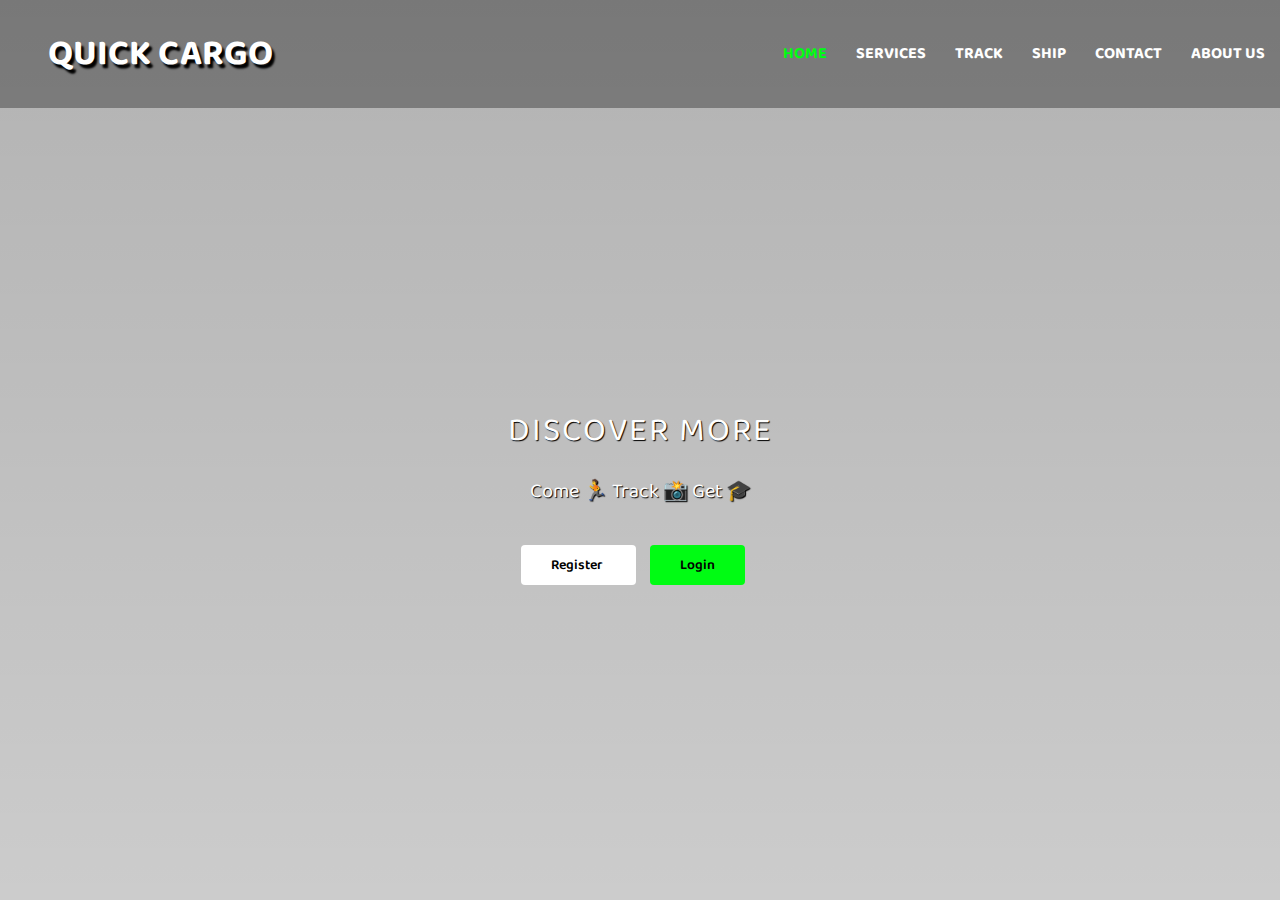
<file: Project/index.html>
<!DOCTYPE html>
<html lang="en">

<head>
  <meta charset="UTF-8">
  <meta http-equiv="X-UA-Compatible" content="IE=edge">
  <meta name="viewport" content="width=device-width, initial-scale=1.0">
  <title>Logistic</title>
  <link rel="stylesheet" href="style.css">
  <!-- Google Fonts -->
  <link rel="preconnect" href="https://fonts.googleapis.com">
  <link rel="preconnect" href="https://fonts.gstatic.com" crossorigin>
  <link href="https://fonts.googleapis.com/css2?family=Baloo+2:wght@700&display=swap" rel="stylesheet">
</head>

<body>
  <div class="container">
    <!-- Navigation Bar -->
    <nav>
      <div class="logo">
        <h1> Quick Cargo </h1>
      </div>
      <div class="menu">
        <a href="#"> Home </a>
        <a href="#"> Services </a>
        <a href="http://127.0.0.1:5500/track.html"> Track </a>
        <a href="http://127.0.0.1:5500/ship.html">Ship</a>
        <a href="http://127.0.0.1:5500/contact.html"> Contact </a>
        <a href="http://127.0.0.1:5500/about.html"> About Us </a>
      </div>
    </nav>
    <main>
      <section>
        <h3> Discover More </h3>
        <h1> <span class="nameslideshow"> </span> </h1>
        <p> Come &#127939; Track &#128248; Get &#127891;</p>
        <a href="http://127.0.0.1:5500/register.html" class="btn1"> Register </a>
        <a href="http://127.0.0.1:5500/login.html?#" class="btn2"> Login </a>
      </section>
    </main>

  </div>

 
</body>

</html>
</file>
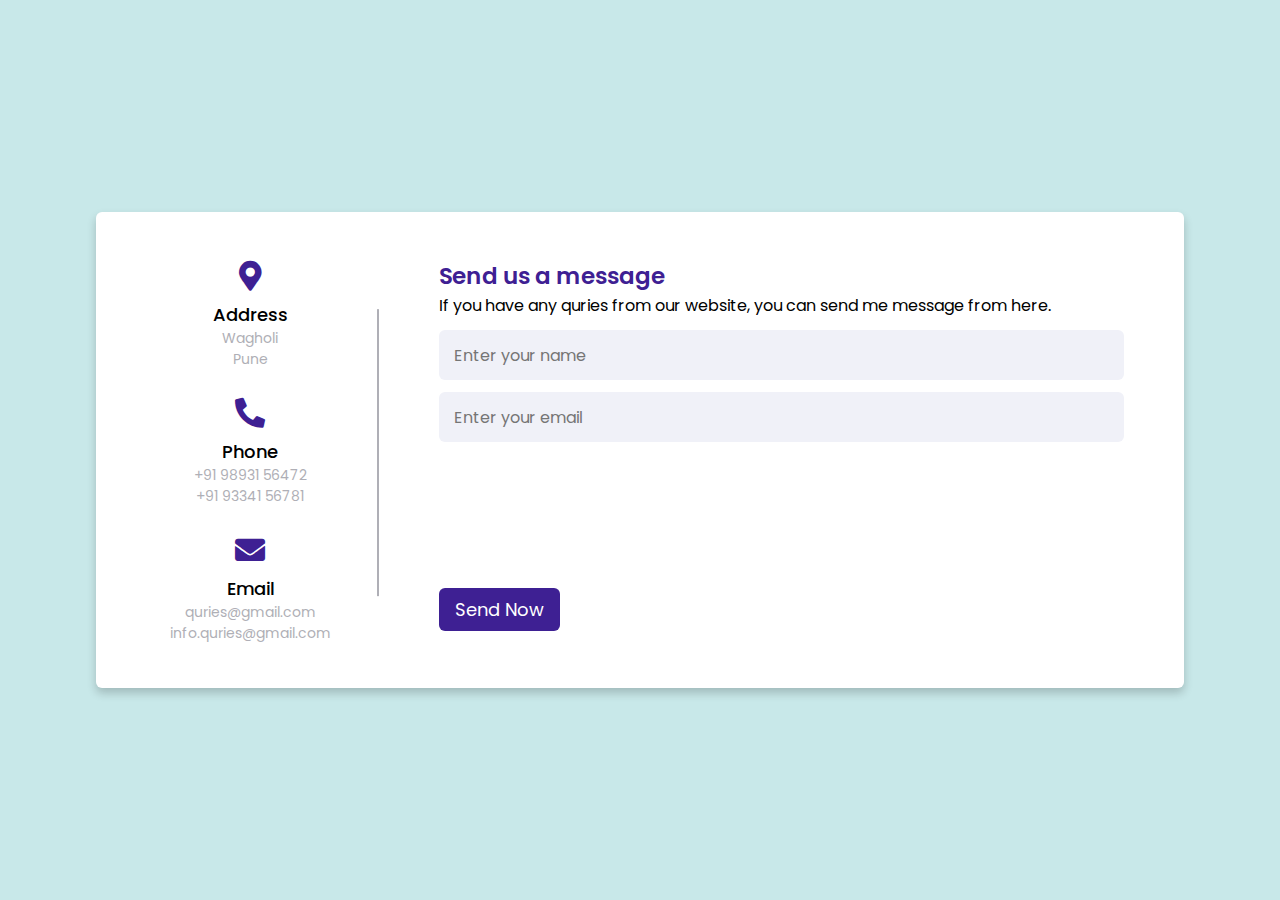
<file: Project/contact.html>
<!DOCTYPE html>
<!-- Created By CodingLab - www.codinglabweb.com -->
<html lang="en" dir="ltr">
  <head>
    <meta charset="UTF-8">
    <title>Contact Us</title>
    <link rel="stylesheet" href="contact.css">
    <!-- Fontawesome CDN Link -->
    <link rel="stylesheet" href="https://cdnjs.cloudflare.com/ajax/libs/font-awesome/5.15.2/css/all.min.css"/>
     <meta name="viewport" content="width=device-width, initial-scale=1.0">
   </head>
<body>
  <div class="container">
    <div class="content">
      <div class="left-side">
        <div class="address details">
          <i class="fas fa-map-marker-alt"></i>
          <div class="topic">Address</div>
          <div class="text-one">Wagholi</div>
          <div class="text-two">Pune</div>
        </div>
        <div class="phone details">
          <i class="fas fa-phone-alt"></i>
          <div class="topic">Phone</div>
          <div class="text-one">+91 98931 56472</div>
          <div class="text-two">+91 93341 56781</div>
        </div>
        <div class="email details">
          <i class="fas fa-envelope"></i>
          <div class="topic">Email</div>
          <div class="text-one">quries@gmail.com</div>
          <div class="text-two">info.quries@gmail.com</div>
        </div>
      </div>
      <div class="right-side">
        <div class="topic-text">Send us a message</div>
        <p>If you have any quries from our website, you can send me message from here.</p>
      <form action="#">
        <div class="input-box">
          <input type="text" placeholder="Enter your name">
        </div>
        <div class="input-box">
          <input type="text" placeholder="Enter your email">
        </div>
        <div class="input-box message-box">
          
        </div>
        <div class="button">
          <input type="button" value="Send Now" >
        </div>
      </form>
    </div>
    </div>
  </div>
</body>
</html>
</file>
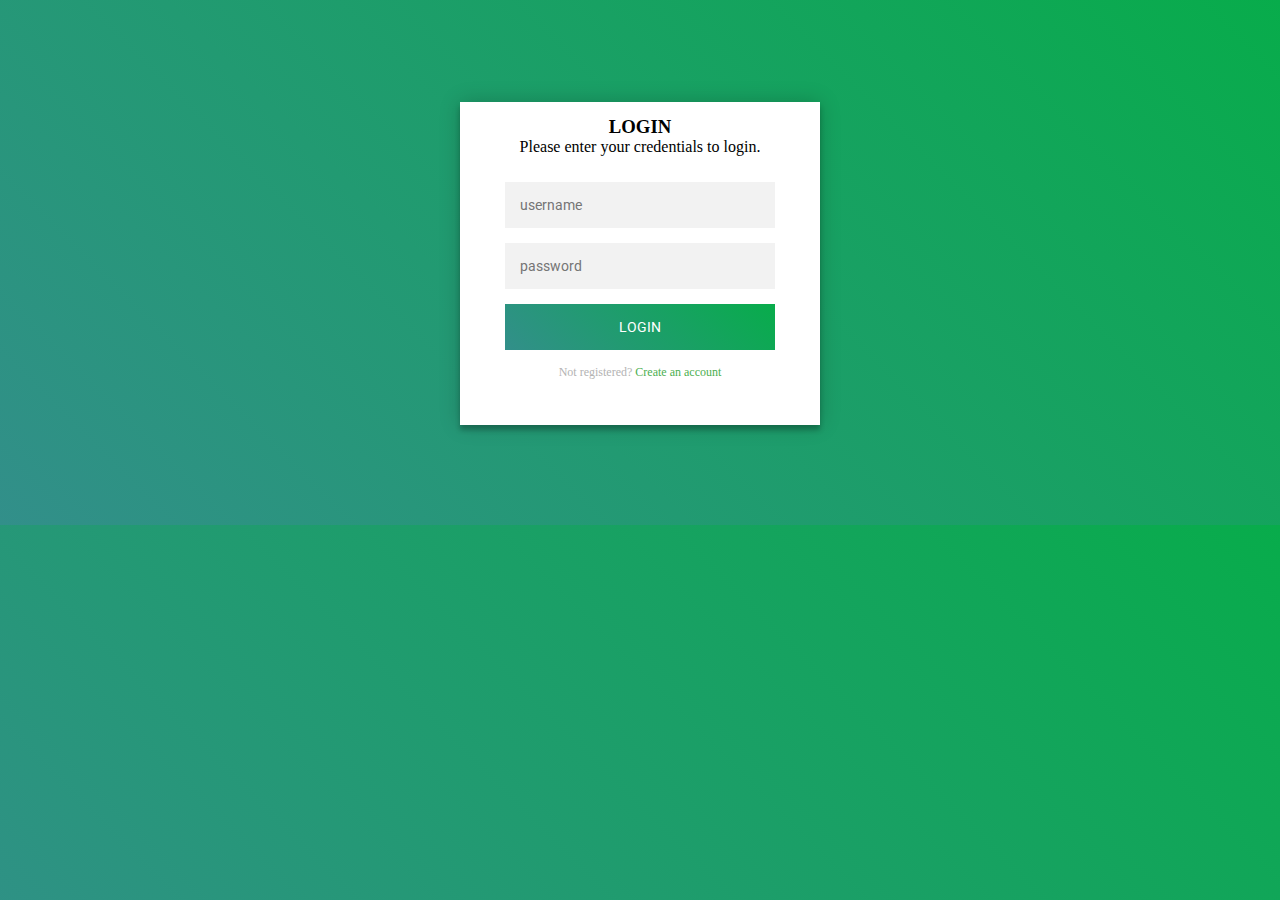
<file: Project/login.html>
<!DOCTYPE html>
<html>

<head>
  <link rel="stylesheet" href="style.css">
  <title> login</title>
  <link rel="stylesheet" href="login.css">
</head>

<body>

  
    <div class="login-page">
      <div class="form">
        <div class="login">
          <div class="login-header">
            <h3>LOGIN</h3>
            <p>Please enter your credentials to login.</p>
          </div>
        </div>
        <form class="login-form" onsubmit=""> 
          <input type="text" required placeholder="username" />
          <input type="password" required placeholder="password" />
          <button>login</button>
          <p class="message">Not registered? <a href="http://127.0.0.1:5500/register.html">Create an account</a></p>
        </form>
      </div>
    </div>
  
    <script>
      var b = document.querySelector("input");
      var a = document.querySelector("button");
      
      a.addEventListener("click",function(){
        
          alert("Successfully login");
        
      })
     
    </script>
</body>

</html>
</file>
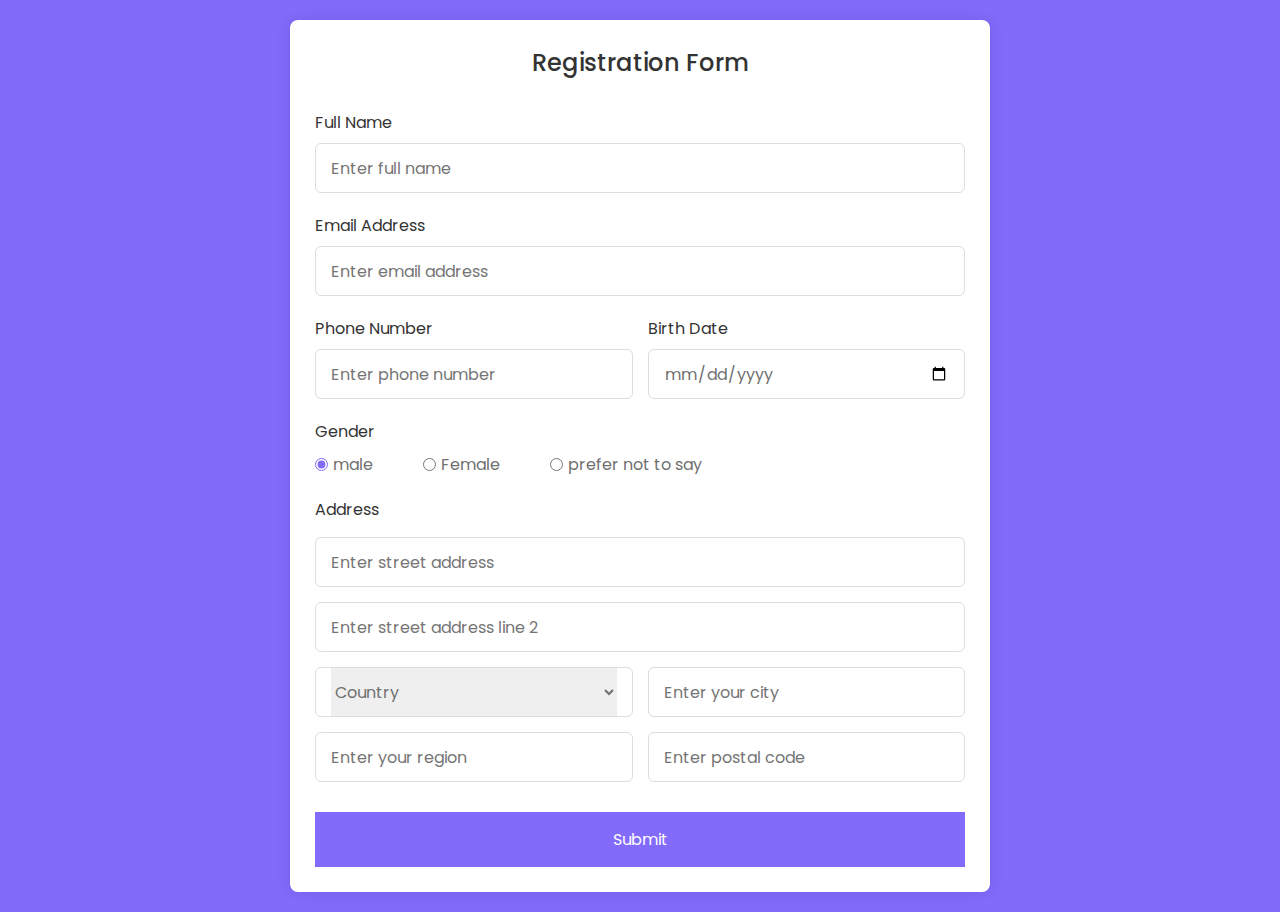
<file: Project/register.html>
<!DOCTYPE html>
<!---Coding By CodingLab | www.codinglabweb.com--->
<html lang="en">
  <head>
    <meta charset="UTF-8" />
    <meta name="viewport" content="width=device-width, initial-scale=1.0" />
    <meta http-equiv="X-UA-Compatible" content="ie=edge" />
    <title>Registration Form</title>
    <!---Custom CSS File--->
    <link rel="stylesheet" href="register.css" />
  </head>
  <body>
    <section class="container">
      <header>Registration Form</header>
      <form action="#" class="form">
        <div class="input-box">
          <label>Full Name</label>
          <input type="text" placeholder="Enter full name" required />
        </div>

        <div class="input-box">
          <label>Email Address</label>
          <input type="text" placeholder="Enter email address" required />
        </div>

        <div class="column">
          <div class="input-box">
            <label>Phone Number</label>
            <input type="number" placeholder="Enter phone number" required />
          </div>
          <div class="input-box">
            <label>Birth Date</label>
            <input type="date" placeholder="Enter birth date" required />
          </div>
        </div>
        <div class="gender-box">
          <h3>Gender</h3>
          <div class="gender-option">
            <div class="gender">
              <input type="radio" id="check-male" name="gender" checked />
              <label for="check-male">male</label>
            </div>
            <div class="gender">
              <input type="radio" id="check-female" name="gender" />
              <label for="check-female">Female</label>
            </div>
            <div class="gender">
              <input type="radio" id="check-other" name="gender" />
              <label for="check-other">prefer not to say</label>
            </div>
          </div>
        </div>
        <div class="input-box address">
          <label>Address</label>
          <input type="text" placeholder="Enter street address" required />
          <input type="text" placeholder="Enter street address line 2" required />
          <div class="column">
            <div class="select-box">
              <select>
                <option hidden>Country</option>
                <option>America</option>
                <option>Japan</option>
                <option>India</option>
                <option>Nepal</option>
              </select>
            </div>
            <input type="text" placeholder="Enter your city" required />
          </div>
          <div class="column">
            <input type="text" placeholder="Enter your region" required />
            <input type="number" placeholder="Enter postal code" required />
          </div>
        </div>
        <button>Submit</button>
      </form>
    </section>
  </body>
</html>
</file>
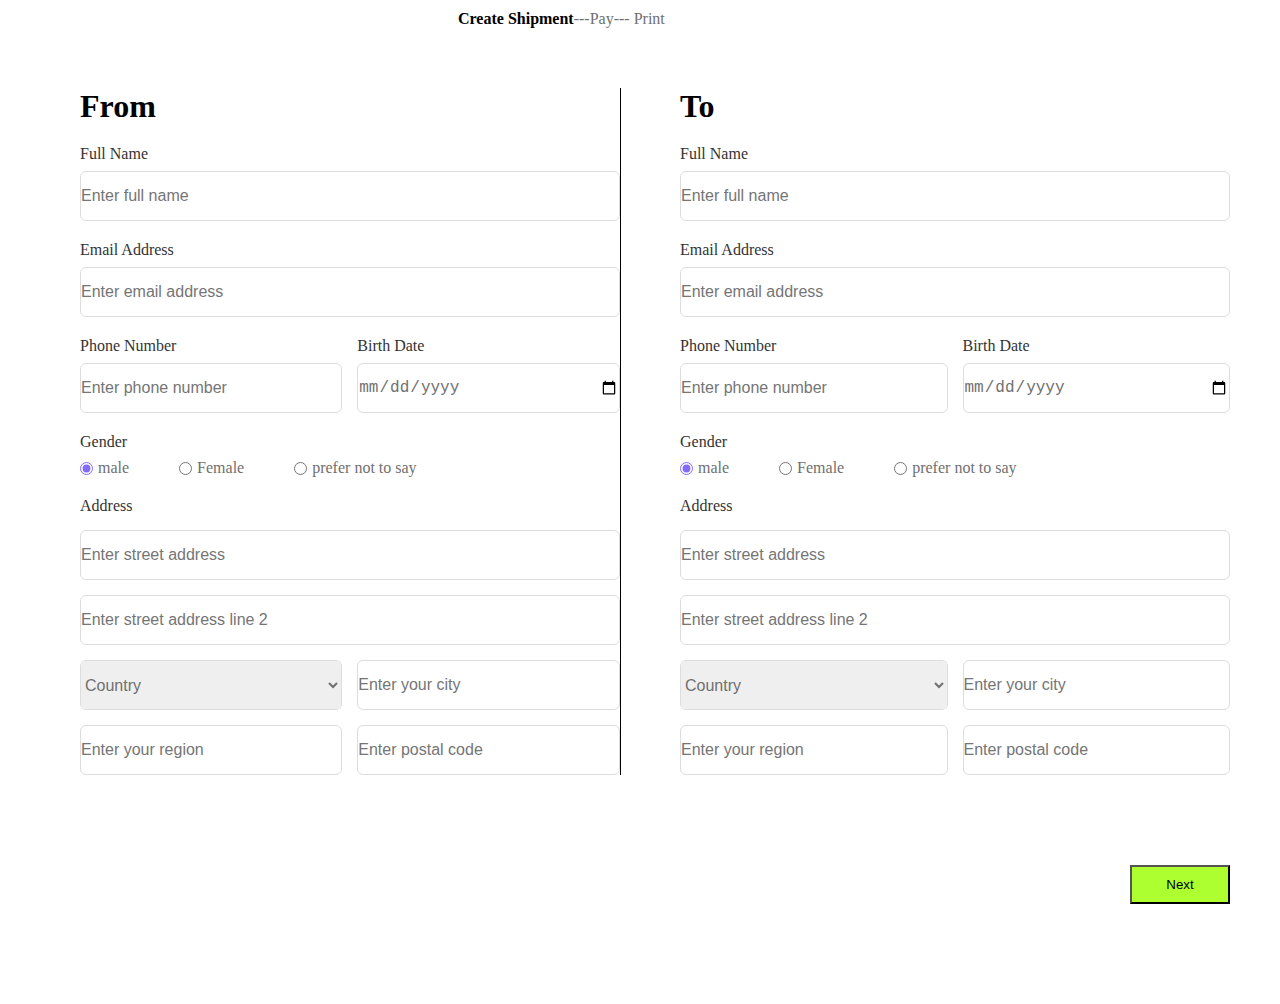
<file: Project/ship.html>
<!DOCTYPE html>
<html lang="en">
<head>
    <meta charset="UTF-8">
    <meta name="viewport" content="width=device-width, initial-scale=1.0">
    <title>Document</title>
    <style>
        *{
            margin:0;
            padding:0;
            box-sizing: border-box;
            
        }
        .ship{
            /* border: 1px solid black; */
            width:30%;
            padding:10px;
            text-align: center;
            margin: auto;
            display: flex;
            
            
        }
        p{
          color:#707070;
        }
        .formm{
            margin-top: 50px;
            
            height:100%;
            
        }
        .from{
            float:left;
            margin-left: 80px;
            border-right: 1px solid black;
        }
        .to{
            float:right;
            margin-right: 50px
           

        }

        /* Import Google font - Poppins */
@import url("https://fonts.googleapis.com/css2?family=Poppins:wght@200;300;400;500;600;700&display=swap");





.container {
  position: relative;
  /* max-width: 700px; */
  /* width: 100%; */
  background: #fff;
  padding: 10px;
  border-radius: 8px;
  box-shadow: 0 0 15px rgba(0, 0, 0, 0.1);
}

.container header {
  font-size: 1.5rem;
  color: #333;
  /* font-weight: 500; */
  text-align: center;
}

.container .form {
  margin-top: 30px;
}

.form .input-box {
  width: 100%;
  margin-top: 20px;
}

.input-box label {
  color: #333;
}

.form :where(.input-box input, .select-box) {
  position: relative;
  height: 50px;
  width: 100%;
  outline: none;
  font-size: 1rem;
  color: #707070;
  margin-top: 8px;
  border: 1px solid #ddd;
  border-radius: 6px;
  /* padding: 0 15px; */
}

.input-box input:focus {
  box-shadow: 0 1px 0 rgba(0, 0, 0, 0.1);
}

.form .column {
  display: flex;
  column-gap: 15px;
}

.form .gender-box {
  margin-top: 20px;
}

.gender-box h3 {
  color: #333;
  font-size: 1rem;
  font-weight: 400;
  margin-bottom: 8px;
}

.form :where(.gender-option, .gender) {
  display: flex;
  align-items: center;
  column-gap: 50px;
  flex-wrap: wrap;
}

.form .gender {
  column-gap: 5px;
}

.gender input {
  accent-color: rgb(130, 106, 251);
}

.form :where(.gender input, .gender label) {
  cursor: pointer;
}

.gender label {
  color: #707070;
}

.address :where(input, .select-box) {
  margin-top: 15px;
}

.select-box select {
  height: 100%;
  width: 100%;
  outline: none;
  border: none;
  color: #707070;
  font-size: 1rem;
}

.btn{
    margin-top: 90px;
    margin-left: 450px;
    margin-bottom: 100px;
    /* padding: 10px; */
}
button{
    padding: 10px;
    width:100px;
   background-color: greenyellow;
}
button:hover{
  background-color: aquamarine;
}




    </style>
</head>
<body>
    <div class="ship">
        <h4>Create Shipment </h4><p> ---Pay--- Print</p>

    </div>
    <div class="formm">
        
        <div class="from">
            <h1>From</h1>
            <form action="#" class="form">
                <div class="input-box">
                  <label>Full Name</label>
                  <input type="text" placeholder="Enter full name" required />
                </div>
        
                <div class="input-box">
                  <label>Email Address</label>
                  <input type="text" placeholder="Enter email address" required />
                </div>
        
                <div class="column">
                  <div class="input-box">
                    <label>Phone Number</label>
                    <input type="number" placeholder="Enter phone number" required />
                  </div>
                  <div class="input-box">
                    <label>Birth Date</label>
                    <input type="date" placeholder="Enter birth date" required />
                  </div>
                </div>
                <div class="gender-box">
                  <h3>Gender</h3>
                  <div class="gender-option">
                    <div class="gender">
                      <input type="radio" id="check-male" name="gender" checked />
                      <label for="check-male">male</label>
                    </div>
                    <div class="gender">
                      <input type="radio" id="check-female" name="gender" />
                      <label for="check-female">Female</label>
                    </div>
                    <div class="gender">
                      <input type="radio" id="check-other" name="gender" />
                      <label for="check-other">prefer not to say</label>
                    </div>
                  </div>
                </div>
                <div class="input-box address">
                  <label>Address</label>
                  <input type="text" placeholder="Enter street address" required />
                  <input type="text" placeholder="Enter street address line 2" required />
                  <div class="column">
                    <div class="select-box">
                      <select>
                        <option hidden>Country</option>
                        <option>America</option>
                        <option>Japan</option>
                        <option>India</option>
                        <option>Nepal</option>
                      </select>
                    </div>
                    <input type="text" placeholder="Enter your city" required />
                  </div>
                  <div class="column">
                    <input type="text" placeholder="Enter your region" required />
                    <input type="number" placeholder="Enter postal code" required />
                  </div>
                </div>
                <!-- <button>Submit</button> -->
              </form>
        </div>
        <div class="to">
            <h1>To</h1>
            <form action="#" class="form">
                <div class="input-box">
                  <label>Full Name</label>
                  <input type="text" placeholder="Enter full name" required />
                </div>
        
                <div class="input-box">
                  <label>Email Address</label>
                  <input type="text" placeholder="Enter email address" required />
                </div>
        
                <div class="column">
                  <div class="input-box">
                    <label>Phone Number</label>
                    <input type="number" placeholder="Enter phone number" required />
                  </div>
                  <div class="input-box">
                    <label>Birth Date</label>
                    <input type="date" placeholder="Enter birth date" required />
                  </div>
                </div>
                <div class="gender-box">
                  <h3>Gender</h3>
                  <div class="gender-option">
                    <div class="gender">
                      <input type="radio" id="check-male" name="gender" checked />
                      <label for="check-male">male</label>
                    </div>
                    <div class="gender">
                      <input type="radio" id="check-female" name="gender" />
                      <label for="check-female">Female</label>
                    </div>
                    <div class="gender">
                      <input type="radio" id="check-other" name="gender" />
                      <label for="check-other">prefer not to say</label>
                    </div>
                  </div>
                </div>
                <div class="input-box address">
                  <label>Address</label>
                  <input type="text" placeholder="Enter street address" required />
                  <input type="text" placeholder="Enter street address line 2" required />
                  <div class="column">
                    <div class="select-box">
                      <select>
                        <option hidden>Country</option>
                        <option>America</option>
                        <option>Japan</option>
                        <option>India</option>
                        <option>Nepal</option>
                      </select>
                    </div>
                    <input type="text" placeholder="Enter your city" required />
                  </div>
                  <div class="column">
                    <input type="text" placeholder="Enter your region" required />
                    <input type="number" placeholder="Enter postal code" required />
                  </div>
                </div>
                <!-- <button>Submit</button> -->
              </form>
              <div class="btn">
                <button>Next</button>
              </div>

        </div>

    </div>

</body>
</html>
</file>
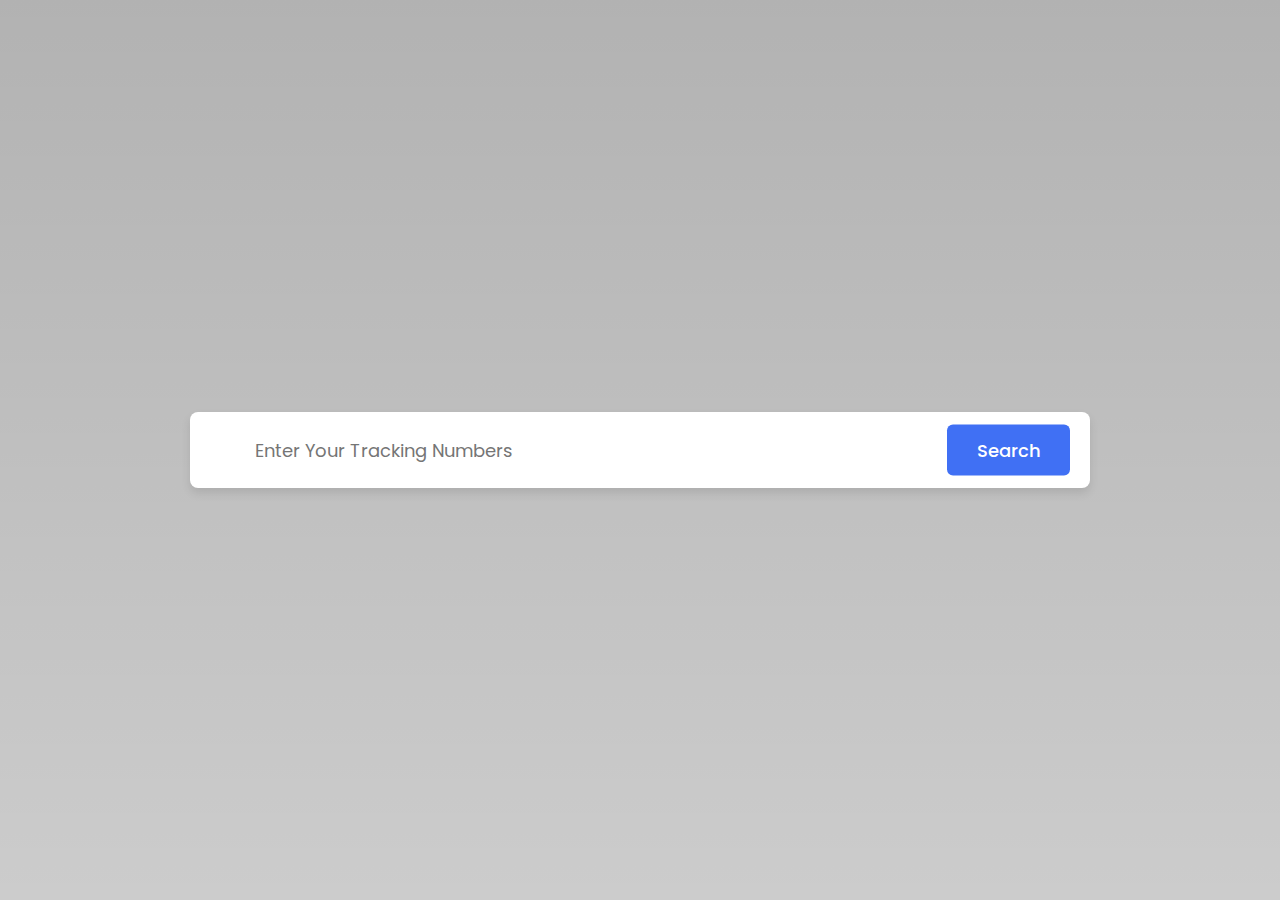
<file: Project/track.html>
<!DOCTYPE html>
<!-- Coding By CodingNepal - codingnepalweb.com -->
<html lang="en">
  <head>
    <meta charset="UTF-8" />
    <meta http-equiv="X-UA-Compatible" content="IE=edge" />
    <meta name="viewport" content="width=device-width, initial-scale=1.0" />
   <title>Search Bar</title>
    <!-- CSS -->
    <link rel="stylesheet" href="track.css" />
    <!-- Unicons CSS -->
    <link rel="stylesheet" href="https://unicons.iconscout.com/release/v4.0.0/css/line.css" />
  </head>
  <body>
    <div class="input-box">
      <i class="uil uil-search"></i>
      <input type="text" placeholder="Enter Your Tracking Numbers" />
      <button class="button"><a href="https://www.google.com/maps"> Search </a></button><br><br>
      
    </div>

    
  </body>
</html>
</file>
<file: Project/style.css>
* {
  margin: 0;
  padding: 0;
  box-sizing: border-box;
  font-family: 'Baloo 2', cursive;
}

.container {
  width: 100%;
  height: 100vh;
  background-image: linear-gradient(rgba(0, 0, 0, 0.3), rgba(0, 0, 0, 0.2)), url("https://media.istockphoto.com/id/1409387561/photo/transport-and-logistic-concept-manager-and-engineer-checking-and-control-logistic-network.jpg?s=612x612&w=0&k=20&c=A8UsutrsjMElYparCpwmTjKnQp8pw3R8wpxQX1VgKfc=");
  background-size: cover;
  background-repeat: no-repeat;
}

nav {
  width: 100%;
  height: 12vh;
  background-color: #00000052;
  color: #fff;
  display: flex;
  justify-content: space-between;
  align-items: center;
  text-transform: uppercase;
}

nav .logo {
  width: 25%;
  text-align: center;
  font-size: 18px;
  text-shadow: 3px 4px 2px black;
}

nav .menu {
  width: 40%;
  display: flex;
  justify-content: space-around;
}

nav .menu a {
  text-decoration: none;
  color: #fff;
  font-weight: bold;
  margin-bottom: 2px;
  position: relative;
}

nav .menu a:hover {
  color: #00fc13;
}

nav .menu a::before {
  content: "";
  position: absolute;
  bottom: 0;
  left: 0;
  width: 0%;
  height: 2px;
  background-color: #b200fc;
  transition: all 0.3s linear;
}

nav .menu a:hover::before {
  width: 100%;
}

nav .menu a:first-child {
  color: #00fc13;
}

main {
  width: 100%;
  height: 85vh;
  display: flex;
  justify-content: center;
  align-items: center;
  text-align: center;
  color: #fff;
}

section h3 {
  font-size: 33px;
  font-weight: 400;
  text-transform: uppercase;
  letter-spacing: 2px;
  text-shadow: 1px 1px 1px #000;
}

section h1 {
  margin: 14px 0px 18px 0;
  font-size: 45px;
  font-weight: 500;
  text-transform: uppercase;
  text-shadow: 1px 1px 2px #000;
}

section p {
  font-size: 20px;
  text-shadow: 1px 1px 1px #000;
  margin-bottom: 45px;
}

section a {
  padding: 9px 30px;
  border-radius: 4px;
  outline: none;
  text-decoration: none;
  font-size: 14px;
  font-weight: 600;
  margin-right: 14px;
}

section .btn1 {
  background-color: #fff;
  color: black;
}

section .btn1:hover {
  background-color: #000;
  color: #fff;
  transition: all 0.3s linear;
}

section .btn2 {
  background-color: #00fc13;
  color: black;
}

section .btn2:hover {
  background-color: #b200fc;
  color: #fff;
  transition: all 0.3s linear;
}

.nameslideshow:after {
  color: #00fc13;
  animation: changename 7s infinite linear;
  content: '';
}

@keyframes changename {
  0% {
    content: "Industry"
  }

  25% {
    content: "Leading"
  }

  50% {
    content: "Logistric"
  }

  75% {
    content: "Firm"
  }

}
</file>
<file: Project/contact.css>
/* Google Font CDN Link */
@import url('https://fonts.googleapis.com/css2?family=Poppins:wght@200;300;400;500;600;700&display=swap');
*{
  margin: 0;
  padding: 0;
  box-sizing: border-box;
  font-family: "Poppins" , sans-serif;
}
body{
  min-height: 100vh;
  width: 100%;
  background: #c8e8e9;
  display: flex;
  align-items: center;
  justify-content: center;
}
.container{
  width: 85%;
  background: #fff;
  border-radius: 6px;
  padding: 20px 60px 30px 40px;
  box-shadow: 0 5px 10px rgba(0, 0, 0, 0.2);
}
.container .content{
  display: flex;
  align-items: center;
  justify-content: space-between;
}
.container .content .left-side{
  width: 25%;
  height: 100%;
  display: flex;
  flex-direction: column;
  align-items: center;
  justify-content: center;
  margin-top: 15px;
  position: relative;
}
.content .left-side::before{
  content: '';
  position: absolute;
  height: 70%;
  width: 2px;
  right: -15px;
  top: 50%;
  transform: translateY(-50%);
  background: #afafb6;
}
.content .left-side .details{
  margin: 14px;
  text-align: center;
}
.content .left-side .details i{
  font-size: 30px;
  color: #3e2093;
  margin-bottom: 10px;
}
.content .left-side .details .topic{
  font-size: 18px;
  font-weight: 500;
}
.content .left-side .details .text-one,
.content .left-side .details .text-two{
  font-size: 14px;
  color: #afafb6;
}
.container .content .right-side{
  width: 75%;
  margin-left: 75px;
}
.content .right-side .topic-text{
  font-size: 23px;
  font-weight: 600;
  color: #3e2093;
}
.right-side .input-box{
  height: 50px;
  width: 100%;
  margin: 12px 0;
}
.right-side .input-box input,
.right-side .input-box textarea{
  height: 100%;
  width: 100%;
  border: none;
  outline: none;
  font-size: 16px;
  background: #F0F1F8;
  border-radius: 6px;
  padding: 0 15px;
  resize: none;
}
.right-side .message-box{
  min-height: 110px;
}
.right-side .input-box textarea{
  padding-top: 6px;
}
.right-side .button{
  display: inline-block;
  margin-top: 12px;
}
.right-side .button input[type="button"]{
  color: #fff;
  font-size: 18px;
  outline: none;
  border: none;
  padding: 8px 16px;
  border-radius: 6px;
  background: #3e2093;
  cursor: pointer;
  transition: all 0.3s ease;
}
.button input[type="button"]:hover{
  background: #5029bc;
}

@media (max-width: 950px) {
  .container{
    width: 90%;
    padding: 30px 40px 40px 35px ;
  }
  .container .content .right-side{
   width: 75%;
   margin-left: 55px;
}
}
@media (max-width: 820px) {
  .container{
    margin: 40px 0;
    height: 100%;
  }
  .container .content{
    flex-direction: column-reverse;
  }
 .container .content .left-side{
   width: 100%;
   flex-direction: row;
   margin-top: 40px;
   justify-content: center;
   flex-wrap: wrap;
 }
 .container .content .left-side::before{
   display: none;
 }
 .container .content .right-side{
   width: 100%;
   margin-left: 0;
 }
}
</file>
<file: Project/login.css>
@import url(https://fonts.googleapis.com/css?family=Roboto:300);

header .header {
  background-color: #fff;
  height: 45px;
}

header a img {
  width: 134px;
  margin-top: 4px;
}

.login-page {
  width: 360px;
  padding: 8% 0 0;
  margin: auto;
}


.login-page .form .login {
  margin-top: -31px;
  margin-bottom: 26px;
}

.form {
  position: relative;
  z-index: 1;
  background: #FFFFFF;
  max-width: 360px;
  margin: 0 auto 100px;
  padding: 45px;
  text-align: center;
  box-shadow: 0 0 20px 0 rgba(0, 0, 0, 0.2), 0 5px 5px 0 rgba(0, 0, 0, 0.24);
}

.form input {
  font-family: "Roboto", sans-serif;
  outline: 0;
  background: #f2f2f2;
  width: 100%;
  border: 0;
  margin: 0 0 15px;
  padding: 15px;
  box-sizing: border-box;
  font-size: 14px;
}

.form button {
  font-family: "Roboto", sans-serif;
  text-transform: uppercase;
  outline: 0;
  background-color: #328f8a;
  background-image: linear-gradient(45deg, #328f8a, #08ac4b);
  width: 100%;
  border: 0;
  padding: 15px;
  color: #FFFFFF;
  font-size: 14px;
  -webkit-transition: all 0.3 ease;
  transition: all 0.3 ease;
  cursor: pointer;
}

.form .message {
  margin: 15px 0 0;
  color: #b3b3b3;
  font-size: 12px;
}

.form .message a {
  color: #4CAF50;
  text-decoration: none;
}

.container {
  position: relative;
  z-index: 1;
  max-width: 300px;
  margin: 0 auto;
}

body {
  background-color: #328f8a;
  background-image: linear-gradient(45deg, #328f8a, #08ac4b);
  font-family: "Roboto", sans-serif;
  -webkit-font-smoothing: antialiased;
  -moz-osx-font-smoothing: grayscale;
}
</file>
<file: Project/register.css>
/* Import Google font - Poppins */
@import url("https://fonts.googleapis.com/css2?family=Poppins:wght@200;300;400;500;600;700&display=swap");

* {
  margin: 0;
  padding: 0;
  box-sizing: border-box;
  font-family: "Poppins", sans-serif;
}

body {
  min-height: 100vh;
  display: flex;
  align-items: center;
  justify-content: center;
  padding: 20px;
  background: rgb(130, 106, 251);
}

.container {
  position: relative;
  max-width: 700px;
  width: 100%;
  background: #fff;
  padding: 25px;
  border-radius: 8px;
  box-shadow: 0 0 15px rgba(0, 0, 0, 0.1);
}

.container header {
  font-size: 1.5rem;
  color: #333;
  font-weight: 500;
  text-align: center;
}

.container .form {
  margin-top: 30px;
}

.form .input-box {
  width: 100%;
  margin-top: 20px;
}

.input-box label {
  color: #333;
}

.form :where(.input-box input, .select-box) {
  position: relative;
  height: 50px;
  width: 100%;
  outline: none;
  font-size: 1rem;
  color: #707070;
  margin-top: 8px;
  border: 1px solid #ddd;
  border-radius: 6px;
  padding: 0 15px;
}

.input-box input:focus {
  box-shadow: 0 1px 0 rgba(0, 0, 0, 0.1);
}

.form .column {
  display: flex;
  column-gap: 15px;
}

.form .gender-box {
  margin-top: 20px;
}

.gender-box h3 {
  color: #333;
  font-size: 1rem;
  font-weight: 400;
  margin-bottom: 8px;
}

.form :where(.gender-option, .gender) {
  display: flex;
  align-items: center;
  column-gap: 50px;
  flex-wrap: wrap;
}

.form .gender {
  column-gap: 5px;
}

.gender input {
  accent-color: rgb(130, 106, 251);
}

.form :where(.gender input, .gender label) {
  cursor: pointer;
}

.gender label {
  color: #707070;
}

.address :where(input, .select-box) {
  margin-top: 15px;
}

.select-box select {
  height: 100%;
  width: 100%;
  outline: none;
  border: none;
  color: #707070;
  font-size: 1rem;
}

.form button {
  height: 55px;
  width: 100%;
  color: #fff;
  font-size: 1rem;
  font-weight: 400;
  margin-top: 30px;
  border: none;
  cursor: pointer;
  transition: all 0.2s ease;
  background: rgb(130, 106, 251);
}

.form button:hover {
  background: rgb(88, 56, 250);
}

/*Responsive*/
@media screen and (max-width: 500px) {
  .form .column {
    flex-wrap: wrap;
  }

  .form :where(.gender-option, .gender) {
    row-gap: 15px;
  }
}
</file>
<file: Project/track.css>
/* Google Fonts - Poppins */
@import url("https://fonts.googleapis.com/css2?family=Poppins:wght@300;400;500;600&display=swap");

* {
    margin: 0;
    padding: 0;
    box-sizing: border-box;
    font-family: "Poppins", sans-serif;
}

body {
    min-height: 100vh;
    display: flex;
    align-items: center;
    justify-content: center;
    /* background: #859ad3; */
    background-image: linear-gradient(rgba(0, 0, 0, 0.3), rgba(0, 0, 0, 0.2)), url("https://static.wixstatic.com/media/6adbe4_ec8edb85b765421d94b0678fac0818eb~mv2.jpg/v1/fill/w_999,h_667,al_c,q_85,enc_auto/6adbe4_ec8edb85b765421d94b0678fac0818eb~mv2.jpg");
    background-size: cover;
    background-repeat: no-repeat;
}
.button a{
    color:#fff;
    text-decoration: none;
    font-weight: 500;
    font-size: large;
}
.button a:hover{
    color: #707070;
}


.input-box {
    position: relative;
    height: 76px;
    max-width: 900px;
    width: 100%;
    background: #fff;
    margin: 0 20px;
    border-radius: 8px;
    box-shadow: 0 5px 10px rgba(0, 0, 0, 0.1);
}

.input-box i,
.input-box .button {
    position: absolute;
    top: 50%;
    transform: translateY(-50%);
}

.input-box i {
    left: 20px;
    font-size: 30px;
    color: #707070;
}

.input-box input {
    height: 100%;
    width: 100%;
    outline: none;
    font-size: 18px;
    font-weight: 400;
    border: none;
    padding: 0 155px 0 65px;
    background-color: transparent;
}

.input-box .button {
    right: 20px;
    font-size: 16px;
    font-weight: 400;
    color: #fff;
    border: none;
    padding: 12px 30px;
    border-radius: 6px;
    background-color: #4070f4;
    cursor: pointer;
}
.button:hover{
    background-color: rgb(80, 204, 130);
}

.input-box .button:active {
    transform: translateY(-50%) scale(0.98);
}

/* Responsive */
@media screen and (max-width: 500px) {
    .input-box {
        height: 66px;
        margin: 0 8px;
    }

    .input-box i {
        left: 12px;
        font-size: 25px;
    }

    .input-box input {
        padding: 0 112px 0 50px;
    }

    .input-box .button {
        right: 12px;
        font-size: 14px;
        padding: 8px 18px;
    }
}
</file>
